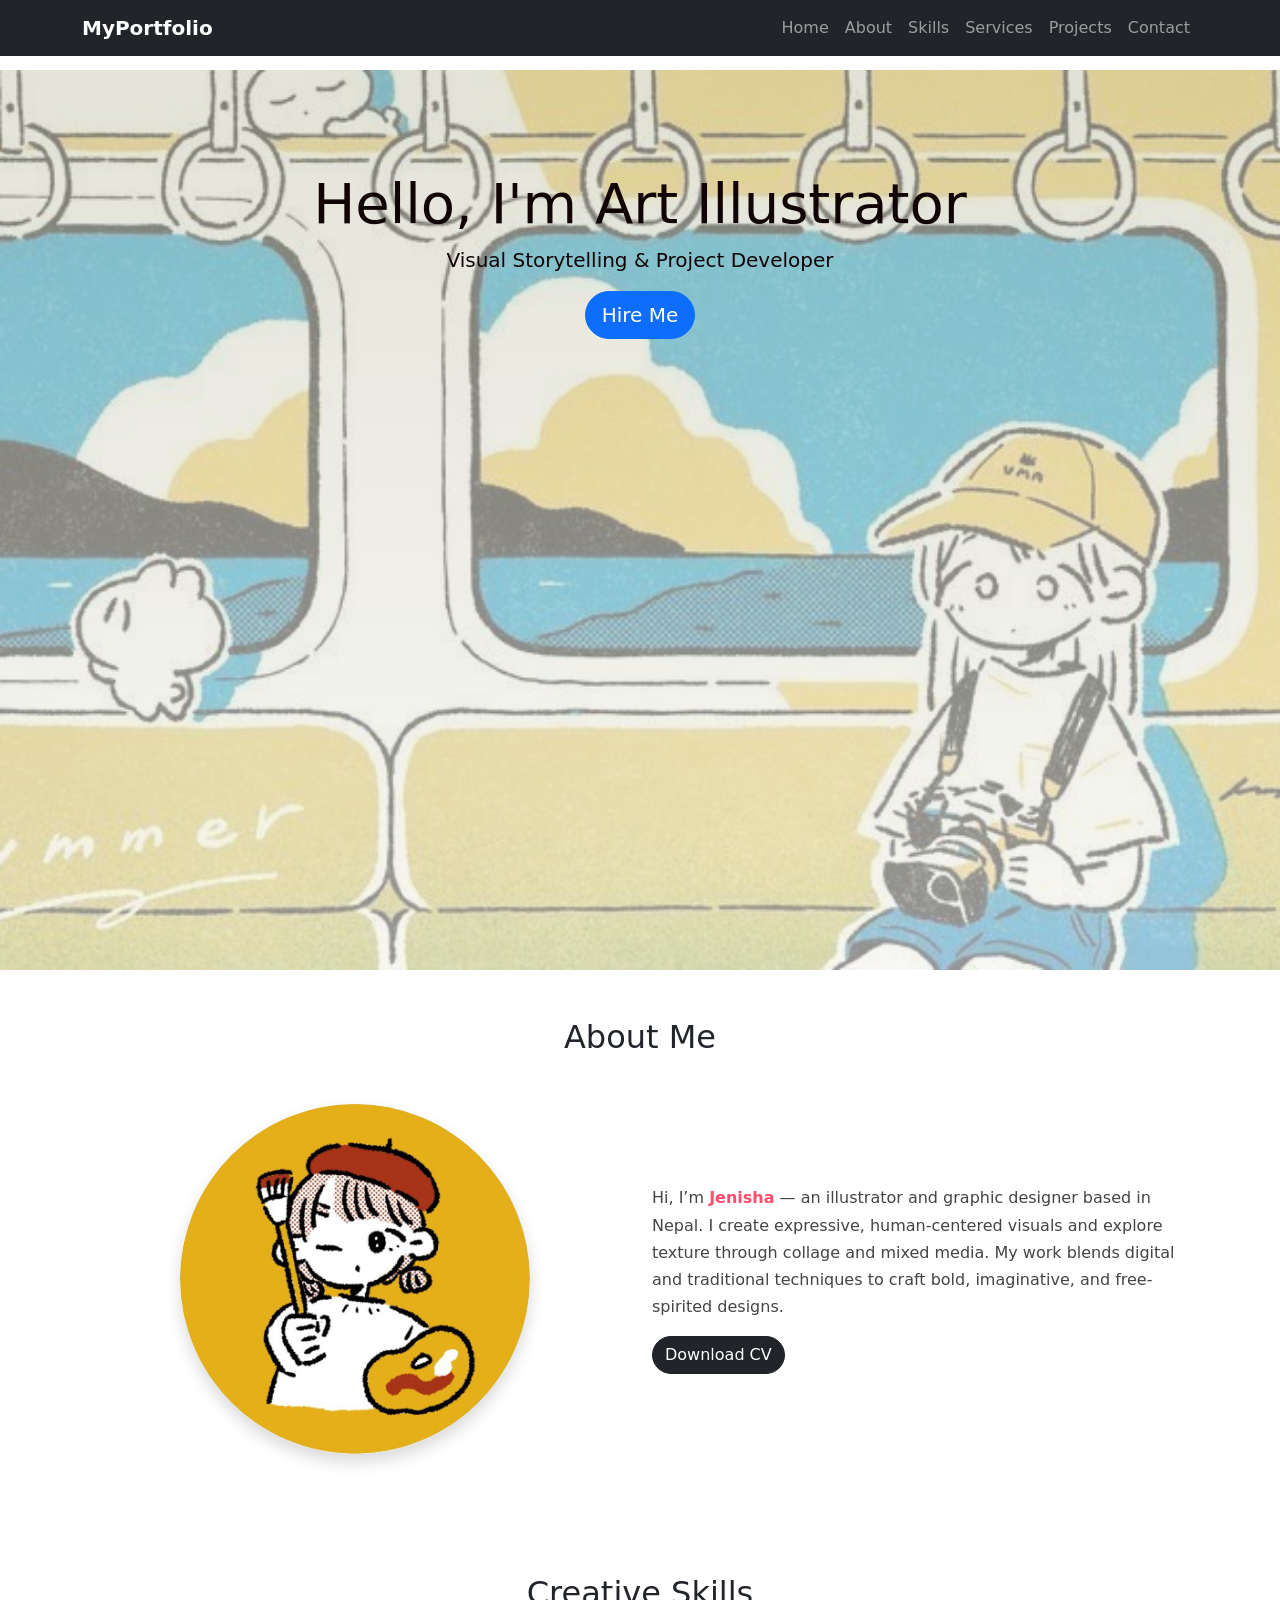
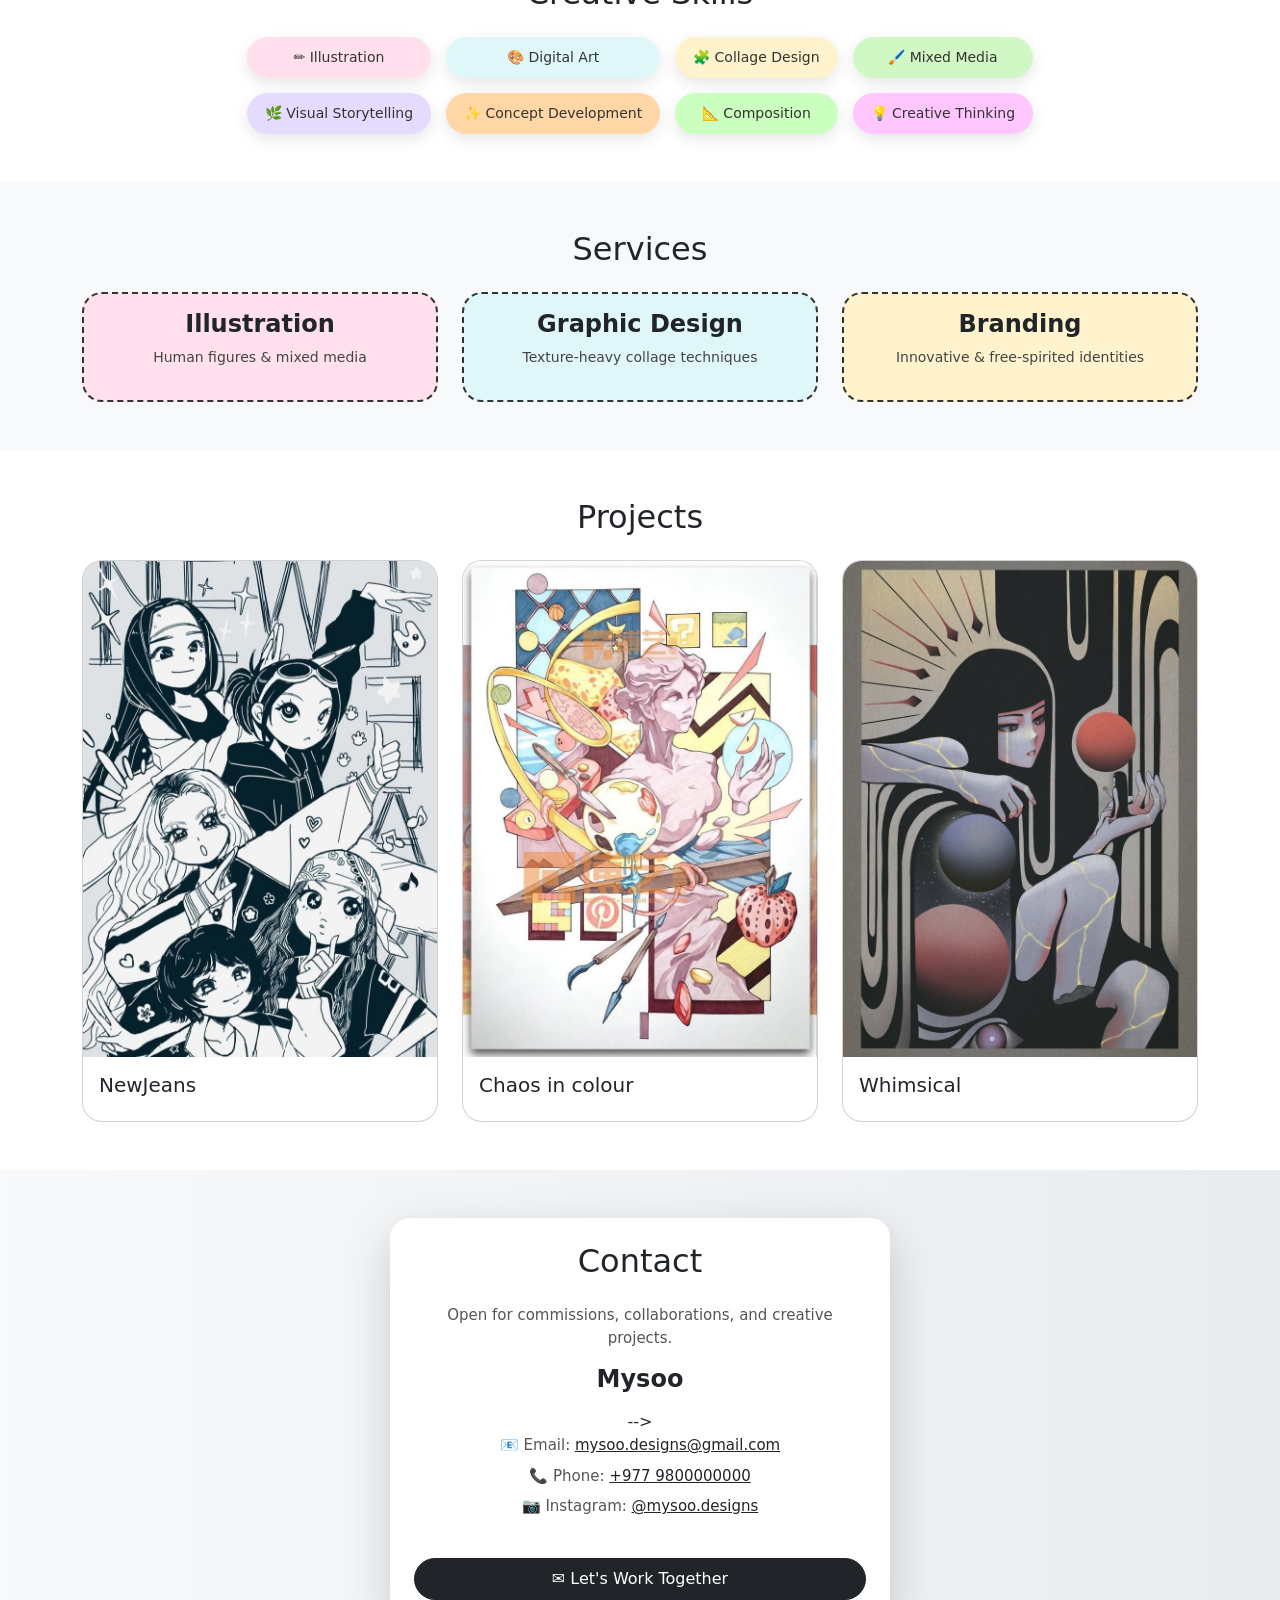
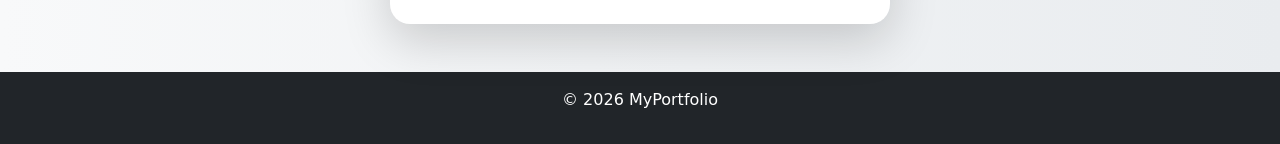
<file: index.html>
<!doctype html>
<head>
  <meta charset="utf-8">
  <meta name="viewport" content="width=device-width, initial-scale=1">

  <title>Portfolio</title>

<link href="https://cdn.jsdelivr.net/npm/bootstrap@5.3.3/dist/css/bootstrap.min.css" rel="stylesheet">

  <link rel="stylesheet" href="test.css">
</head>

<body>


<nav class="navbar navbar-expand-lg navbar-dark bg-dark fixed-top">
  <div class="container">
    <a class="navbar-brand" href="#">MyPortfolio</a>

    <button class="navbar-toggler" data-bs-toggle="collapse" data-bs-target="#menu">
      <span class="navbar-toggler-icon"></span>
    </button>

    <div class="collapse navbar-collapse" id="menu">
      <ul class="navbar-nav ms-auto">
        <li class="nav-item"><a class="nav-link" href="#home">Home</a></li>
        <li class="nav-item"><a class="nav-link" href="#about">About</a></li>
        <li class="nav-item"><a class="nav-link" href="#skills">Skills</a></li>
        <li class="nav-item"><a class="nav-link" href="#services">Services</a></li>
        <li class="nav-item"><a class="nav-link" href="#projects">Projects</a></li>
        <li class="nav-item"><a class="nav-link" href="#contact">Contact</a></li>
      </ul>
    </div>
  </div>
  </nav>

<section class="hero" id="home">
  <div class="container">
    <h1 class="display-4">Hello, I'm Art Illustrator</h1>
    <p class="lead">Visual Storytelling & Project Developer</p>
    <a href="#contact" class="btn btn-primary btn-lg">Hire Me</a>
  </div>
</section>


<section id="about" class="py-5">
  <div class="container">
    <h2 class="text-center mb-4">About Me</h2>
    <div class="row align-items-center">
      <div class="col-md-6">
       <div class="text-center my-4">
<img src="artist.png" class="img-fluid rounded-circle shadow" style="width: 350px;">
</div>
      </div>
      <div class="col-md-6">
        <p class="about-text">
  Hi, I’m <strong>Jenisha</strong> — an illustrator and graphic designer based in Nepal.  
  I create expressive, human-centered visuals and explore texture through collage and mixed media.  
  My work blends digital and traditional techniques to craft bold, imaginative, and free-spirited designs.
</p>
        <button class="btn btn-dark">Download CV</button>
      </div>
    </div>
  </div>
</section>


<section id="skills" class="py-5 text-center">
  <div class="container">
    <h2 class="mb-4">Creative Skills</h2>

    <div class="skills-container">
      <span>✏️ Illustration</span>
      <span>🎨 Digital Art</span>
      <span>🧩 Collage Design</span>
      <span>🖌️ Mixed Media</span>
      <span>🌿 Visual Storytelling</span>
      <span>✨ Concept Development</span>
      <span>📐 Composition</span>
      <span>💡 Creative Thinking</span>
    </div>

  </div>
</section>


<section id="services" class="bg-light py-5">
  <div class="container">
    <h2 class="text-center mb-4">Services</h2>
    <div class="row">
      <div class="col-md-4">
        <div class="card p-3 text-center">
          <h4>Illustration</h4>
          <p>Human figures & mixed media</p>
        </div>
      </div>
      <div class="col-md-4">
        <div class="card p-3 text-center">
          <h4>Graphic Design</h4>
          <p>Texture-heavy collage techniques</p>
        </div>
      </div>
      <div class="col-md-4">
        <div class="card p-3 text-center">
          <h4>Branding</h4>
          <p>Innovative & free-spirited identities</p>
        </div>
      </div>
    </div>
  </div>
</section>


<section id="projects" class="py-5">
  <div class="container">
    <h2 class="text-center mb-4">Projects</h2>
    <div class="row">
      <div class="col-md-4">
        <div class="card">
         <img src="image.1.jpg" class="card-img-top" alt="Image">
          <div class="card-body"><h5>NewJeans</h5></div>
        </div>
      </div>
      <div class="col-md-4">
        <div class="card">
          <img src="image.2.jpg" class="card-img-top" alt="Image">
          <div class="card-body"><h5>Chaos in colour</h5></div>
        </div>
      </div>
      <div class="col-md-4">
        <div class="card">
          <img src="image.3.jpg" class="card-img-top" alt="Image">
          <div class="card-body"><h5>Whimsical</h5></div>
        </div>
      </div>
    </div>
  </div>
</section>




   <section id="contact" class="bg-light py-5">
  <div class="container text-center">
  <div class="card p-4 shadow-lg border-0 mx-auto" style="max-width: 500px;">
    
    <h2 class="mb-4">Contact</h2>

    <p class="mb-3">
      Open for commissions, collaborations, and creative projects.
    </p>

   <h4 class="fw-bold mb-3">Mysoo</h4>
-->
    <p class="mb-2">
      📧 Email: 
      <a href="mailto:myso.designs@gmail.com" class="text-dark">
        mysoo.designs@gmail.com
      </a>
    </p>

   
    <p class="mb-2">
      📞 Phone: 
      <a href="tel:+9779800006700" class="text-dark">
        +977 9800000000
      </a>
    </p>


    <p class="mb-4">
      📷 Instagram: 
      <a href="https://instagram.com/myso.designs" target="_blank" class="text-dark">
        @mysoo.designs
      </a>
    </p>

    
   <a href="mailto:mysoo.designs@gmail.com" 
   class="btn btn-dark px-4 py-2 rounded-pill mt-3">
   ✉️ Let's Work Together
</a>
    </div>
  </div>
</section>
<!-- FOOTER -->
<footer class="bg-dark text-white text-center p-3">
  <p>© 2026 MyPortfolio</p>
</footer>


<script src="https://cdn.jsdelivr.net/npm/bootstrap@5.3.3/dist/js/bootstrap.bundle.min.js"></script>
</body>
</html>
</file>
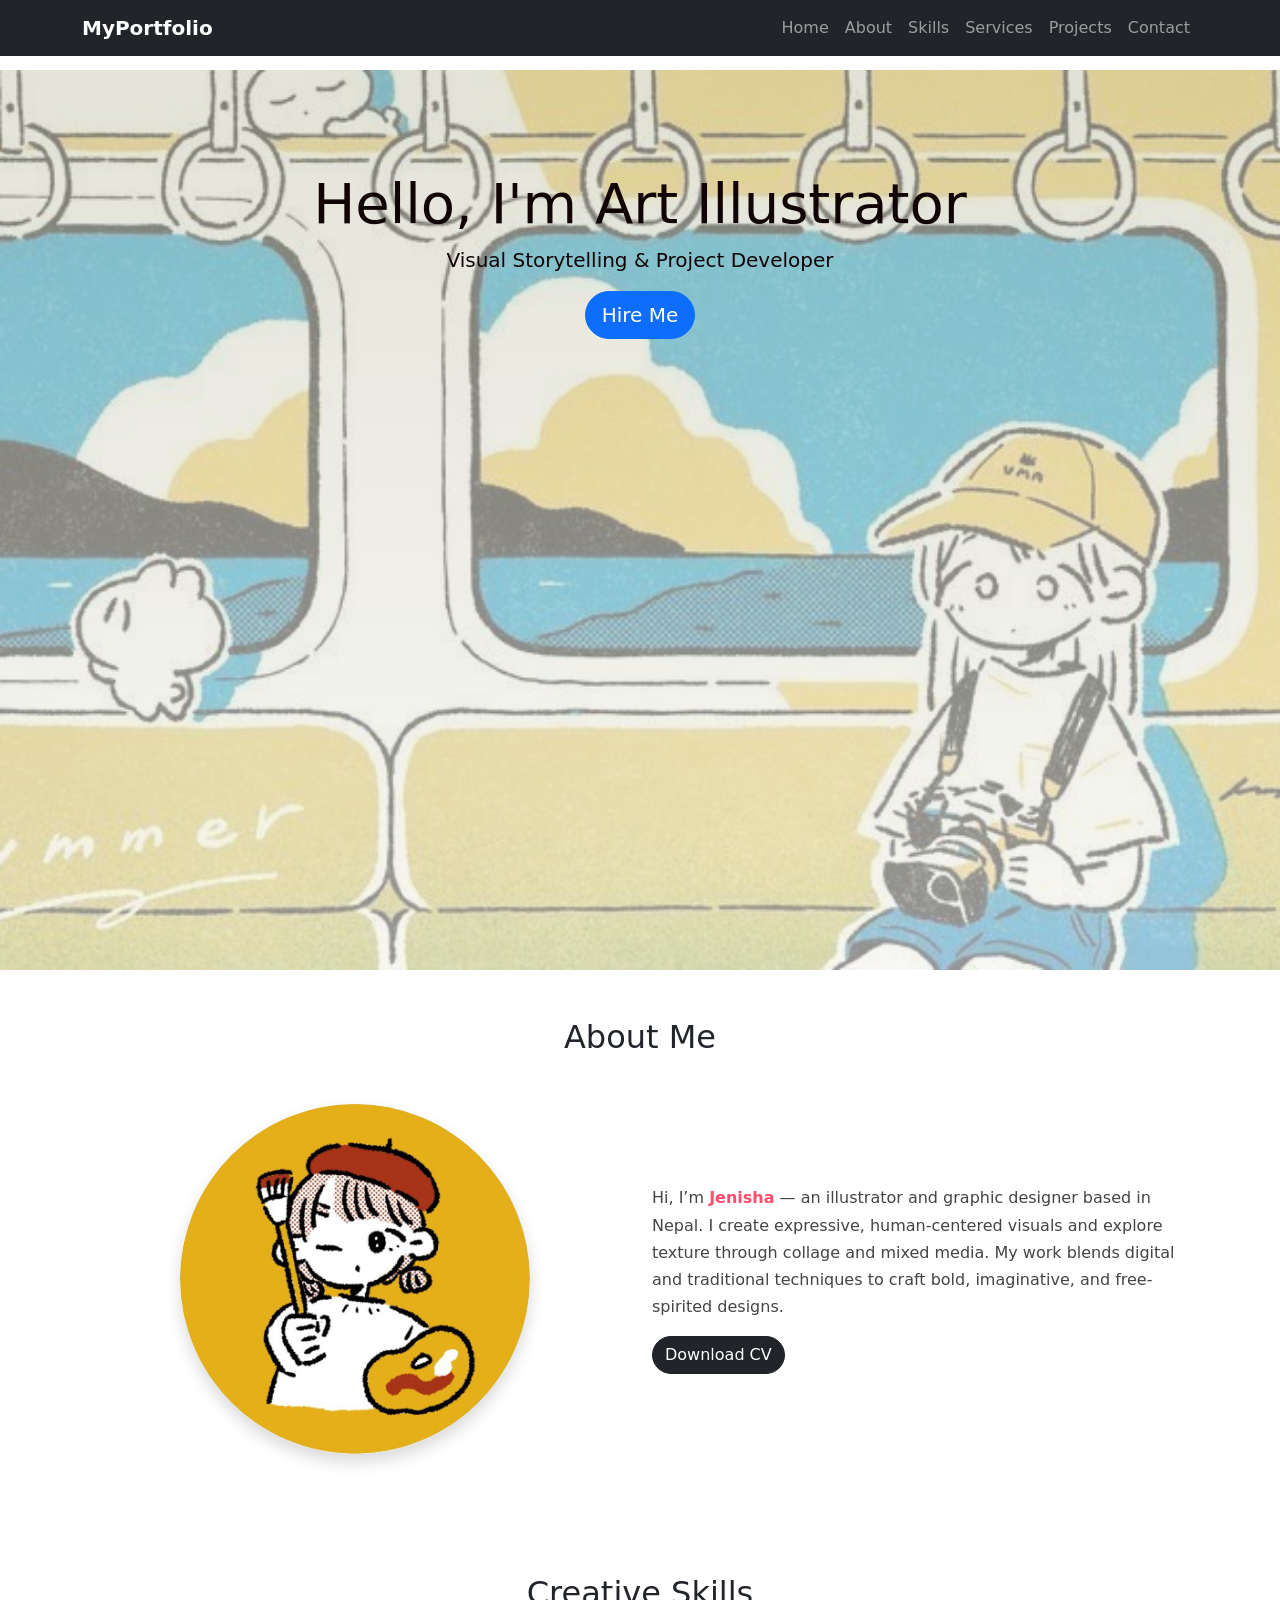
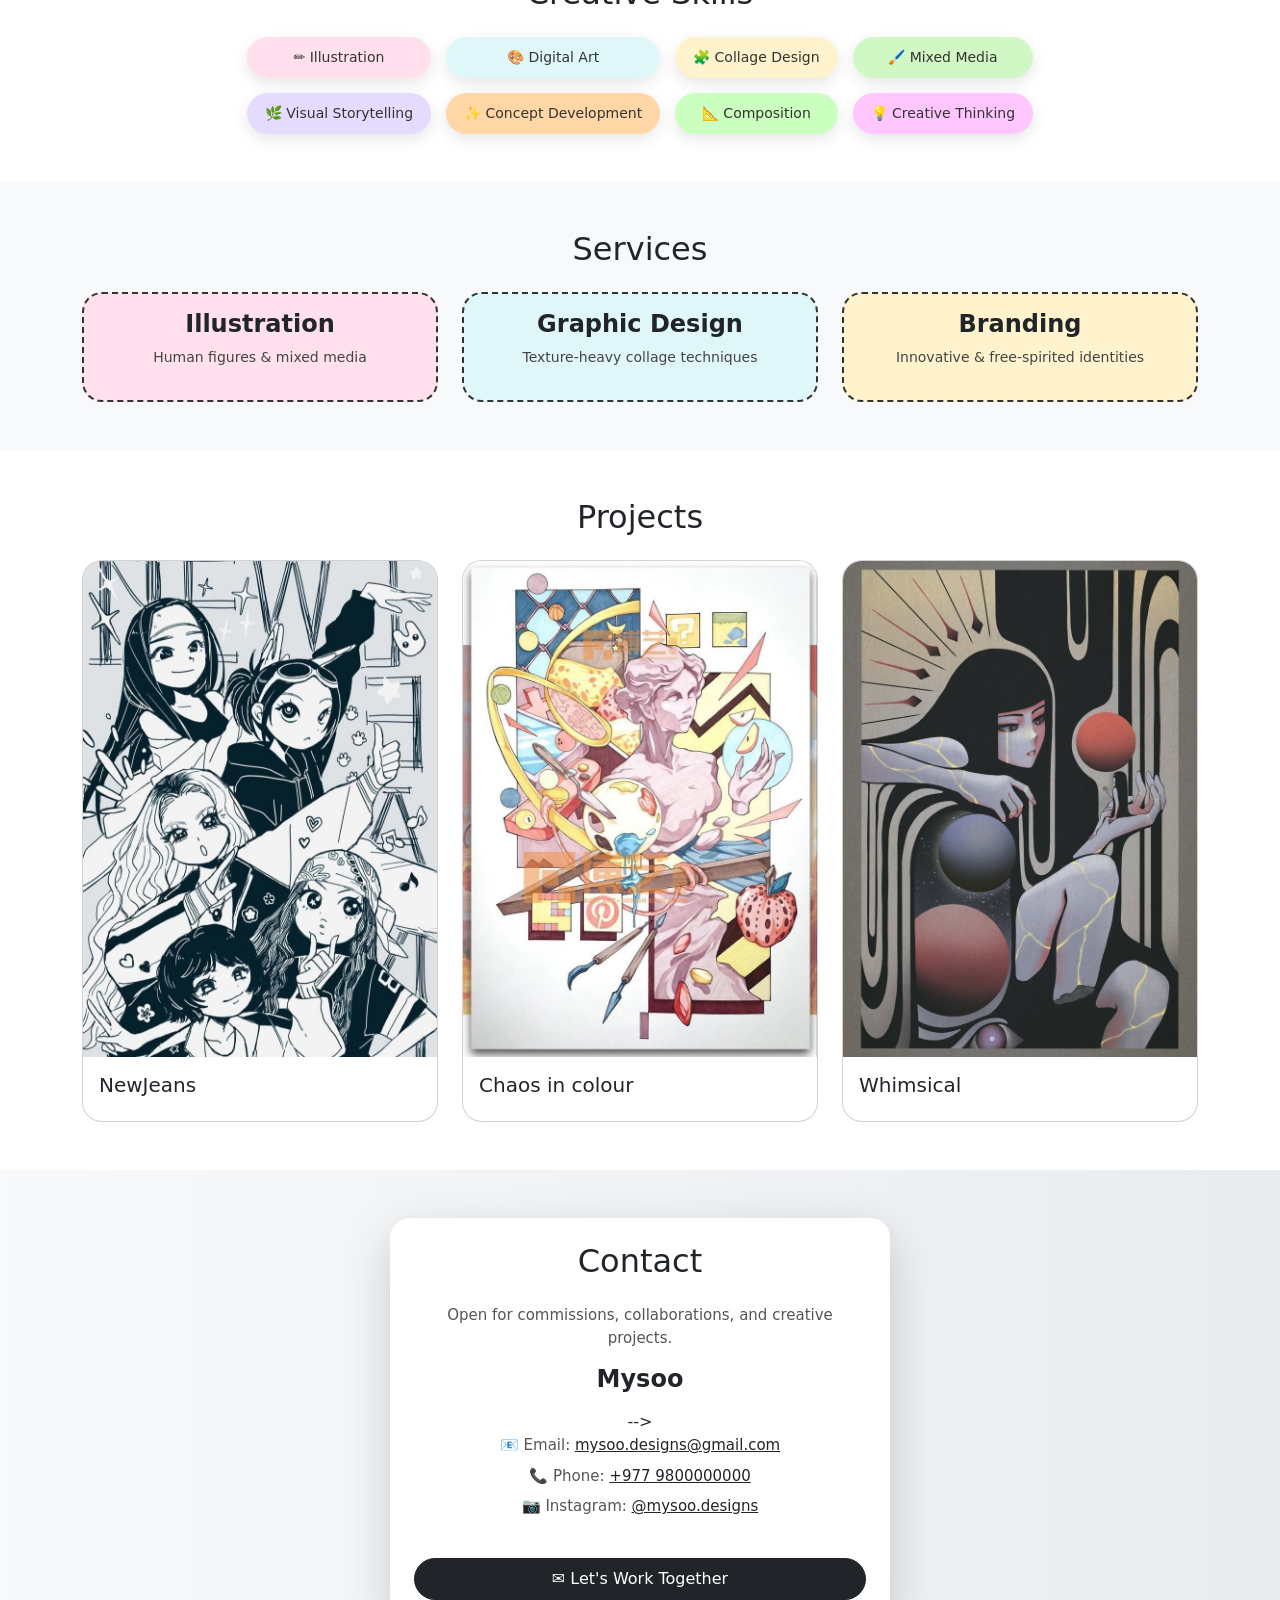
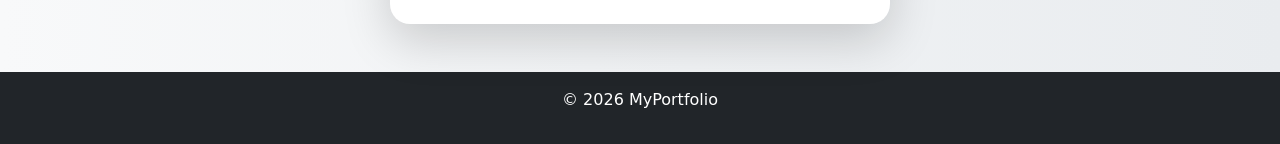
<file: index.html.html>
<!doctype html>
<head>
  <meta charset="utf-8">
  <meta name="viewport" content="width=device-width, initial-scale=1">

  <title>Portfolio</title>

<link href="https://cdn.jsdelivr.net/npm/bootstrap@5.3.3/dist/css/bootstrap.min.css" rel="stylesheet">

  <link rel="stylesheet" href="test.css">
</head>

<body>


<nav class="navbar navbar-expand-lg navbar-dark bg-dark fixed-top">
  <div class="container">
    <a class="navbar-brand" href="#">MyPortfolio</a>

    <button class="navbar-toggler" data-bs-toggle="collapse" data-bs-target="#menu">
      <span class="navbar-toggler-icon"></span>
    </button>

    <div class="collapse navbar-collapse" id="menu">
      <ul class="navbar-nav ms-auto">
        <li class="nav-item"><a class="nav-link" href="#home">Home</a></li>
        <li class="nav-item"><a class="nav-link" href="#about">About</a></li>
        <li class="nav-item"><a class="nav-link" href="#skills">Skills</a></li>
        <li class="nav-item"><a class="nav-link" href="#services">Services</a></li>
        <li class="nav-item"><a class="nav-link" href="#projects">Projects</a></li>
        <li class="nav-item"><a class="nav-link" href="#contact">Contact</a></li>
      </ul>
    </div>
  </div>
  </nav>

<section class="hero" id="home">
  <div class="container">
    <h1 class="display-4">Hello, I'm Art Illustrator</h1>
    <p class="lead">Visual Storytelling & Project Developer</p>
    <a href="#contact" class="btn btn-primary btn-lg">Hire Me</a>
  </div>
</section>


<section id="about" class="py-5">
  <div class="container">
    <h2 class="text-center mb-4">About Me</h2>
    <div class="row align-items-center">
      <div class="col-md-6">
       <div class="text-center my-4">
<img src="artist.png" class="img-fluid rounded-circle shadow" style="width: 350px;">
</div>
      </div>
      <div class="col-md-6">
        <p class="about-text">
  Hi, I’m <strong>Jenisha</strong> — an illustrator and graphic designer based in Nepal.  
  I create expressive, human-centered visuals and explore texture through collage and mixed media.  
  My work blends digital and traditional techniques to craft bold, imaginative, and free-spirited designs.
</p>
        <button class="btn btn-dark">Download CV</button>
      </div>
    </div>
  </div>
</section>


<section id="skills" class="py-5 text-center">
  <div class="container">
    <h2 class="mb-4">Creative Skills</h2>

    <div class="skills-container">
      <span>✏️ Illustration</span>
      <span>🎨 Digital Art</span>
      <span>🧩 Collage Design</span>
      <span>🖌️ Mixed Media</span>
      <span>🌿 Visual Storytelling</span>
      <span>✨ Concept Development</span>
      <span>📐 Composition</span>
      <span>💡 Creative Thinking</span>
    </div>

  </div>
</section>


<section id="services" class="bg-light py-5">
  <div class="container">
    <h2 class="text-center mb-4">Services</h2>
    <div class="row">
      <div class="col-md-4">
        <div class="card p-3 text-center">
          <h4>Illustration</h4>
          <p>Human figures & mixed media</p>
        </div>
      </div>
      <div class="col-md-4">
        <div class="card p-3 text-center">
          <h4>Graphic Design</h4>
          <p>Texture-heavy collage techniques</p>
        </div>
      </div>
      <div class="col-md-4">
        <div class="card p-3 text-center">
          <h4>Branding</h4>
          <p>Innovative & free-spirited identities</p>
        </div>
      </div>
    </div>
  </div>
</section>


<section id="projects" class="py-5">
  <div class="container">
    <h2 class="text-center mb-4">Projects</h2>
    <div class="row">
      <div class="col-md-4">
        <div class="card">
         <img src="image.1.jpg" class="card-img-top" alt="Image">
          <div class="card-body"><h5>NewJeans</h5></div>
        </div>
      </div>
      <div class="col-md-4">
        <div class="card">
          <img src="image.2.jpg" class="card-img-top" alt="Image">
          <div class="card-body"><h5>Chaos in colour</h5></div>
        </div>
      </div>
      <div class="col-md-4">
        <div class="card">
          <img src="image.3.jpg" class="card-img-top" alt="Image">
          <div class="card-body"><h5>Whimsical</h5></div>
        </div>
      </div>
    </div>
  </div>
</section>




   <section id="contact" class="bg-light py-5">
  <div class="container text-center">
  <div class="card p-4 shadow-lg border-0 mx-auto" style="max-width: 500px;">
    
    <h2 class="mb-4">Contact</h2>

    <p class="mb-3">
      Open for commissions, collaborations, and creative projects.
    </p>

   <h4 class="fw-bold mb-3">Mysoo</h4>
-->
    <p class="mb-2">
      📧 Email: 
      <a href="mailto:myso.designs@gmail.com" class="text-dark">
        mysoo.designs@gmail.com
      </a>
    </p>

   
    <p class="mb-2">
      📞 Phone: 
      <a href="tel:+9779800006700" class="text-dark">
        +977 9800000000
      </a>
    </p>


    <p class="mb-4">
      📷 Instagram: 
      <a href="https://instagram.com/myso.designs" target="_blank" class="text-dark">
        @mysoo.designs
      </a>
    </p>

    
   <a href="mailto:mysoo.designs@gmail.com" 
   class="btn btn-dark px-4 py-2 rounded-pill mt-3">
   ✉️ Let's Work Together
</a>
    </div>
  </div>
</section>
<!-- FOOTER -->
<footer class="bg-dark text-white text-center p-3">
  <p>© 2026 MyPortfolio</p>
</footer>


<script src="https://cdn.jsdelivr.net/npm/bootstrap@5.3.3/dist/js/bootstrap.bundle.min.js"></script>
</body>
</html>
</file>
<file: test.css>
body {
    scroll-behavior: smooth;
    padding-top: 70px;
}


.hero {
    min-height: 100vh;
    padding-top: 100px;
    background: linear-gradient(rgba(209, 209, 191, 0.6), rgba(244, 243, 237, 0.6)),
            url('download.png');
    background-size: cover;
    background-position: center;
    color: rgb(16, 4, 4);
    display: flex;
    align-items: flex-start;
    justify-content: center;
    text-align: center;
}
#about {
  background: #fff;
}

.about-text {
  font-size: 16px;
  line-height: 1.7;
  color: #444;
}


.about-text strong {
  color: #ff4d6d;
}
.progress {
  height: 20px;
  border-radius: 10px;
}

.progress-bar {
  font-size: 12px;
  line-height: 20px;
}


section {
    padding-top: 80px;
}
.skills-container {
  display: grid;
  grid-template-columns: repeat(4, auto);
  justify-content: center;
  gap: 15px;
}


.skills-container span {
  padding: 10px 18px;
  border-radius: 25px;
  font-size: 14px;
  font-weight: 500;
  color: #333;
  transition: 0.3s;
  box-shadow: 0 5px 15px rgba(0,0,0,0.1);
}


.skills-container span:nth-child(1) { background: #ffe0ec; }
.skills-container span:nth-child(2) { background: #e0f7fa; }
.skills-container span:nth-child(3) { background: #fff3cd; }
.skills-container span:nth-child(4) { background: #d1f7c4; }
.skills-container span:nth-child(5) { background: #e5dbff; }
.skills-container span:nth-child(6) { background: #ffd6a5; }
.skills-container span:nth-child(7) { background: #caffbf; }
.skills-container span:nth-child(8) { background: #ffc6ff; }




#contact p {
  color: #555;
  font-size: 15px;
}


.navbar-brand {
    font-weight: bold;
}


.btn {
    border-radius: 30px;
}


#contact {
  background: linear-gradient(to right, #f8f9fa, #e9ecef);
}
.card {
  transition: transform 0.3s ease, box-shadow 0.3s ease;
}

.card:hover {
  transform: translateY(-15px) scale(1.03);
  box-shadow: 0 20px 40px rgba(0,0,0,0.2);
}
.card {
  border-radius: 20px;
  overflow: hidden;
}
#services .col-md-4:nth-child(1) .card {
  background: #ffe0ec;
}

#services .col-md-4:nth-child(2) .card {
  background: #e0f7fa;
}

#services .col-md-4:nth-child(3) .card {
  background: #fff3cd;
}
#services .card:hover {
  transform: translateY(-10px) rotate(-1deg);
  box-shadow: 0 15px 30px rgba(0,0,0,0.15);
}
#services .card {
  border: 2px dashed #333;
}
#services h4 {
  font-weight: 700;
}

#services p {
  font-size: 14px;
  color: #444;
}
</file>
